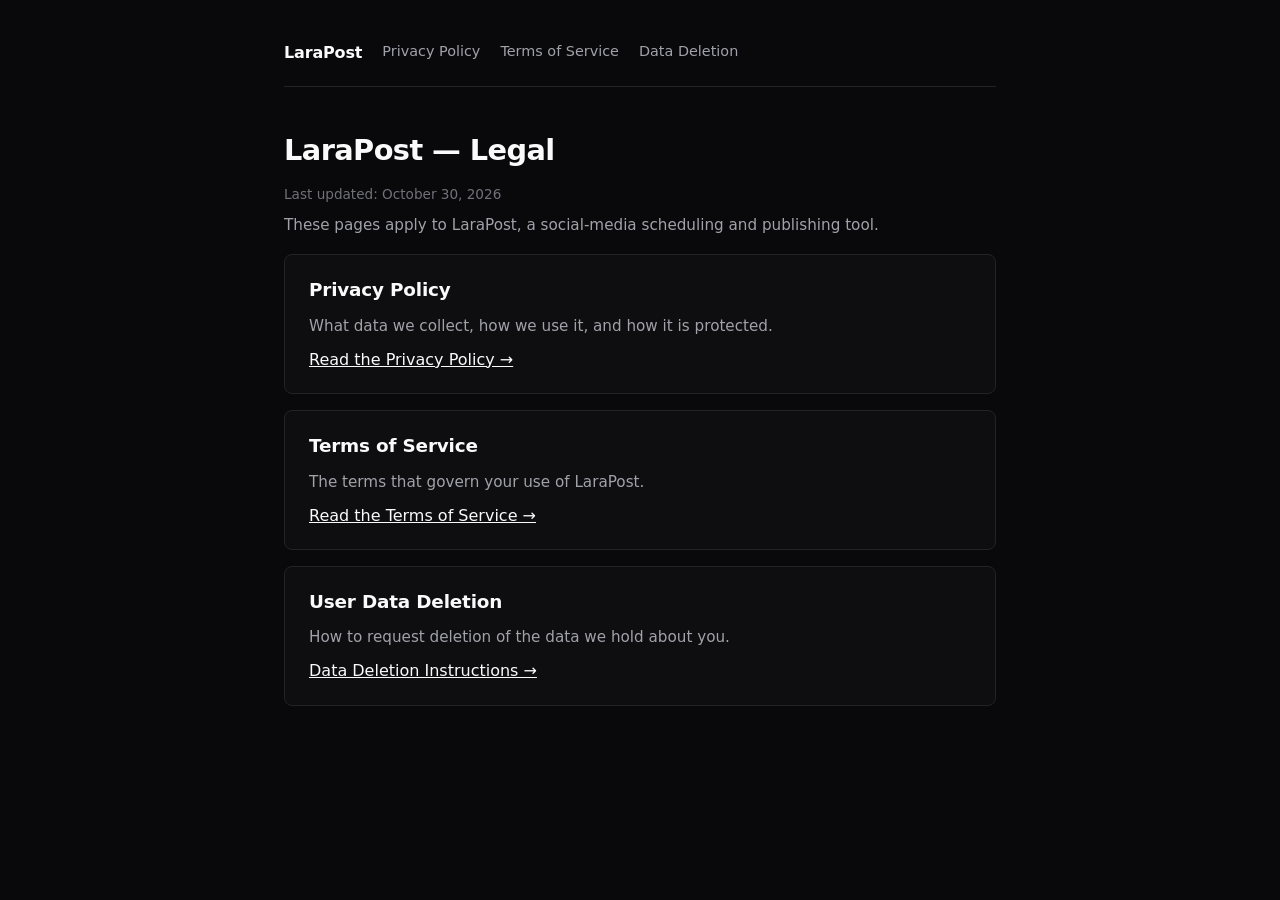
<file: index.html>
<!DOCTYPE html>
<html lang="en">
<head>
  <meta charset="UTF-8">
  <meta name="viewport" content="width=device-width, initial-scale=1.0">
  <title>LaraPost — Legal</title>
  <link rel="stylesheet" href="style.css">
</head>
<body>
  <div class="wrap">
    <nav class="nav">
      <span class="brand">LaraPost</span>
      <a href="privacy.html">Privacy Policy</a>
      <a href="terms.html">Terms of Service</a>
      <a href="data-deletion.html">Data Deletion</a>
    </nav>

    <h1>LaraPost — Legal</h1>
    <p class="meta">Last updated: October 30, 2026</p>
    <p>These pages apply to LaraPost, a social-media scheduling and publishing tool.</p>

    <div class="card">
      <h2>Privacy Policy</h2>
      <p>What data we collect, how we use it, and how it is protected.</p>
      <a href="privacy.html">Read the Privacy Policy →</a>
    </div>

    <div class="card">
      <h2>Terms of Service</h2>
      <p>The terms that govern your use of LaraPost.</p>
      <a href="terms.html">Read the Terms of Service →</a>
    </div>

    <div class="card">
      <h2>User Data Deletion</h2>
      <p>How to request deletion of the data we hold about you.</p>
      <a href="data-deletion.html">Data Deletion Instructions →</a>
    </div>
  </div>
</body>
</html>
</file>
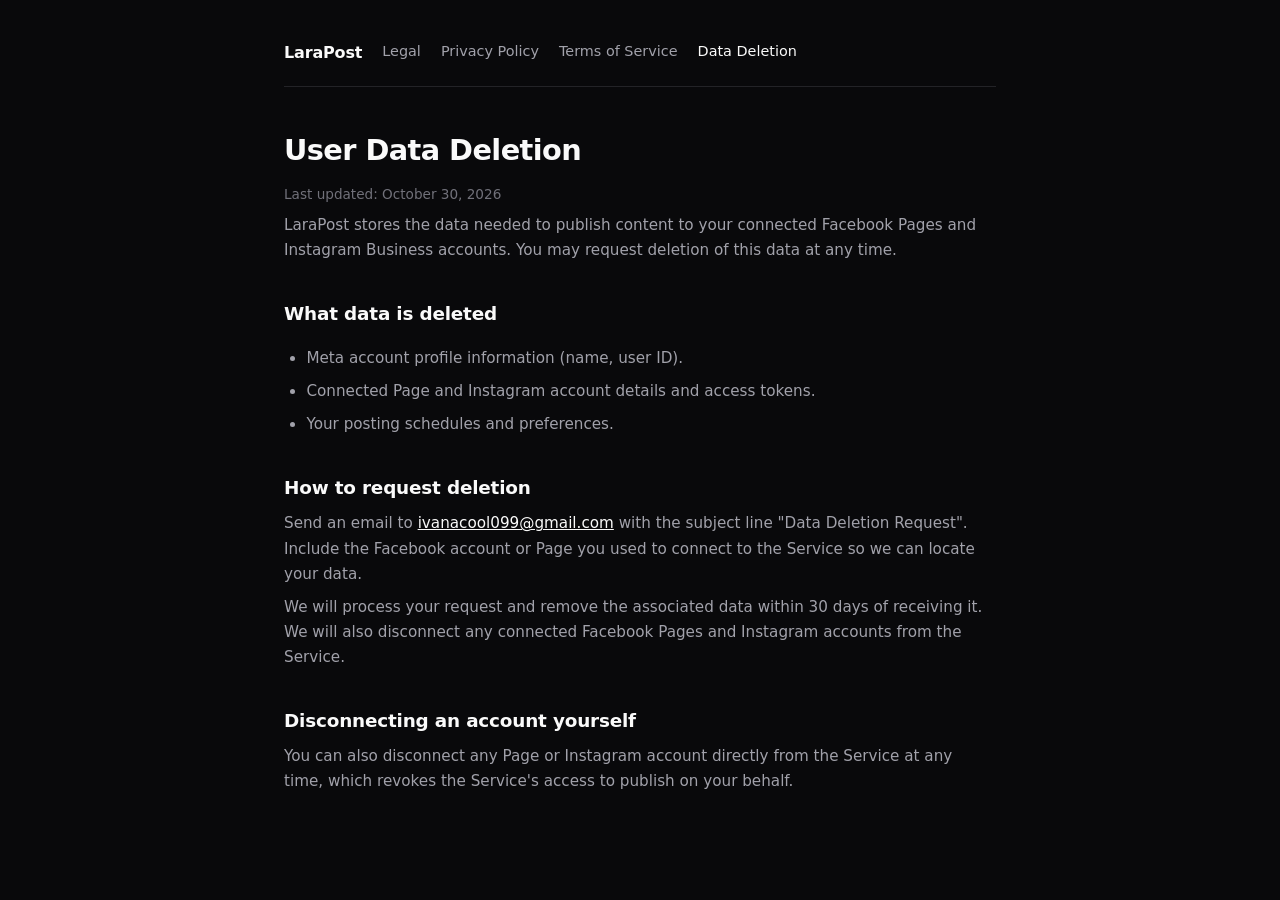
<file: data-deletion.html>
<!DOCTYPE html>
<html lang="en">
<head>
  <meta charset="UTF-8">
  <meta name="viewport" content="width=device-width, initial-scale=1.0">
  <title>User Data Deletion — LaraPost</title>
  <link rel="stylesheet" href="style.css">
</head>
<body>
  <div class="wrap">
    <nav class="nav">
      <span class="brand">LaraPost</span>
      <a href="index.html">Legal</a>
      <a href="privacy.html">Privacy Policy</a>
      <a href="terms.html">Terms of Service</a>
      <a href="data-deletion.html" class="active">Data Deletion</a>
    </nav>

    <h1>User Data Deletion</h1>
    <p class="meta">Last updated: October 30, 2026</p>

    <p>LaraPost stores the data needed to publish content to your connected Facebook Pages and Instagram Business accounts. You may request deletion of this data at any time.</p>

    <h2>What data is deleted</h2>
    <ul>
      <li>Meta account profile information (name, user ID).</li>
      <li>Connected Page and Instagram account details and access tokens.</li>
      <li>Your posting schedules and preferences.</li>
    </ul>

    <h2>How to request deletion</h2>
    <p>Send an email to <a href="mailto:ivanacool099@gmail.com">ivanacool099@gmail.com</a> with the subject line "Data Deletion Request". Include the Facebook account or Page you used to connect to the Service so we can locate your data.</p>

    <p>We will process your request and remove the associated data within 30 days of receiving it. We will also disconnect any connected Facebook Pages and Instagram accounts from the Service.</p>

    <h2>Disconnecting an account yourself</h2>
    <p>You can also disconnect any Page or Instagram account directly from the Service at any time, which revokes the Service's access to publish on your behalf.</p>
  </div>
</body>
</html>
</file>
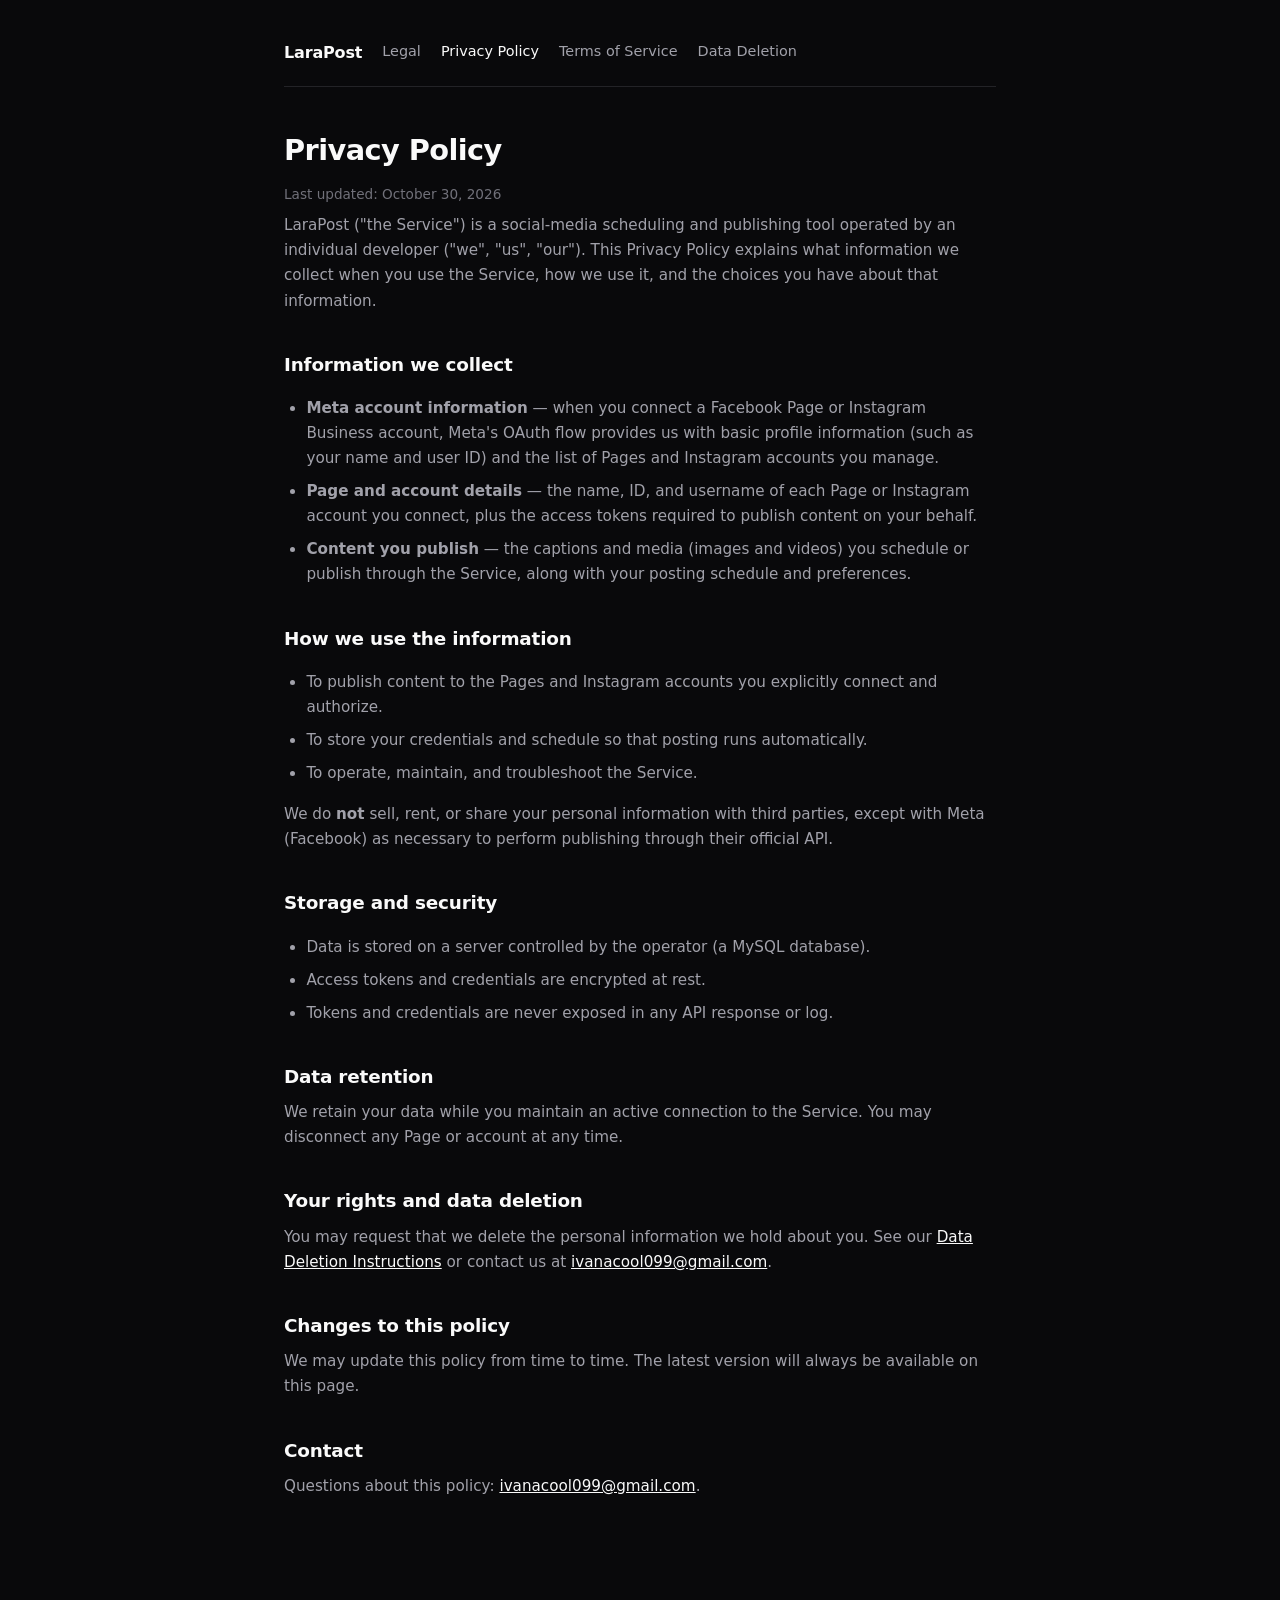
<file: privacy.html>
<!DOCTYPE html>
<html lang="en">
<head>
  <meta charset="UTF-8">
  <meta name="viewport" content="width=device-width, initial-scale=1.0">
  <title>Privacy Policy — LaraPost</title>
  <link rel="stylesheet" href="style.css">
</head>
<body>
  <div class="wrap">
    <nav class="nav">
      <span class="brand">LaraPost</span>
      <a href="index.html">Legal</a>
      <a href="privacy.html" class="active">Privacy Policy</a>
      <a href="terms.html">Terms of Service</a>
      <a href="data-deletion.html">Data Deletion</a>
    </nav>

    <h1>Privacy Policy</h1>
    <p class="meta">Last updated: October 30, 2026</p>

    <p>LaraPost ("the Service") is a social-media scheduling and publishing tool operated by an individual developer ("we", "us", "our"). This Privacy Policy explains what information we collect when you use the Service, how we use it, and the choices you have about that information.</p>

    <h2>Information we collect</h2>
    <ul>
      <li><strong>Meta account information</strong> — when you connect a Facebook Page or Instagram Business account, Meta's OAuth flow provides us with basic profile information (such as your name and user ID) and the list of Pages and Instagram accounts you manage.</li>
      <li><strong>Page and account details</strong> — the name, ID, and username of each Page or Instagram account you connect, plus the access tokens required to publish content on your behalf.</li>
      <li><strong>Content you publish</strong> — the captions and media (images and videos) you schedule or publish through the Service, along with your posting schedule and preferences.</li>
    </ul>

    <h2>How we use the information</h2>
    <ul>
      <li>To publish content to the Pages and Instagram accounts you explicitly connect and authorize.</li>
      <li>To store your credentials and schedule so that posting runs automatically.</li>
      <li>To operate, maintain, and troubleshoot the Service.</li>
    </ul>
    <p>We do <strong>not</strong> sell, rent, or share your personal information with third parties, except with Meta (Facebook) as necessary to perform publishing through their official API.</p>

    <h2>Storage and security</h2>
    <ul>
      <li>Data is stored on a server controlled by the operator (a MySQL database).</li>
      <li>Access tokens and credentials are encrypted at rest.</li>
      <li>Tokens and credentials are never exposed in any API response or log.</li>
    </ul>

    <h2>Data retention</h2>
    <p>We retain your data while you maintain an active connection to the Service. You may disconnect any Page or account at any time.</p>

    <h2>Your rights and data deletion</h2>
    <p>You may request that we delete the personal information we hold about you. See our <a href="data-deletion.html">Data Deletion Instructions</a> or contact us at <a href="mailto:ivanacool099@gmail.com">ivanacool099@gmail.com</a>.</p>

    <h2>Changes to this policy</h2>
    <p>We may update this policy from time to time. The latest version will always be available on this page.</p>

    <h2>Contact</h2>
    <p>Questions about this policy: <a href="mailto:ivanacool099@gmail.com">ivanacool099@gmail.com</a>.</p>
  </div>
</body>
</html>
</file>
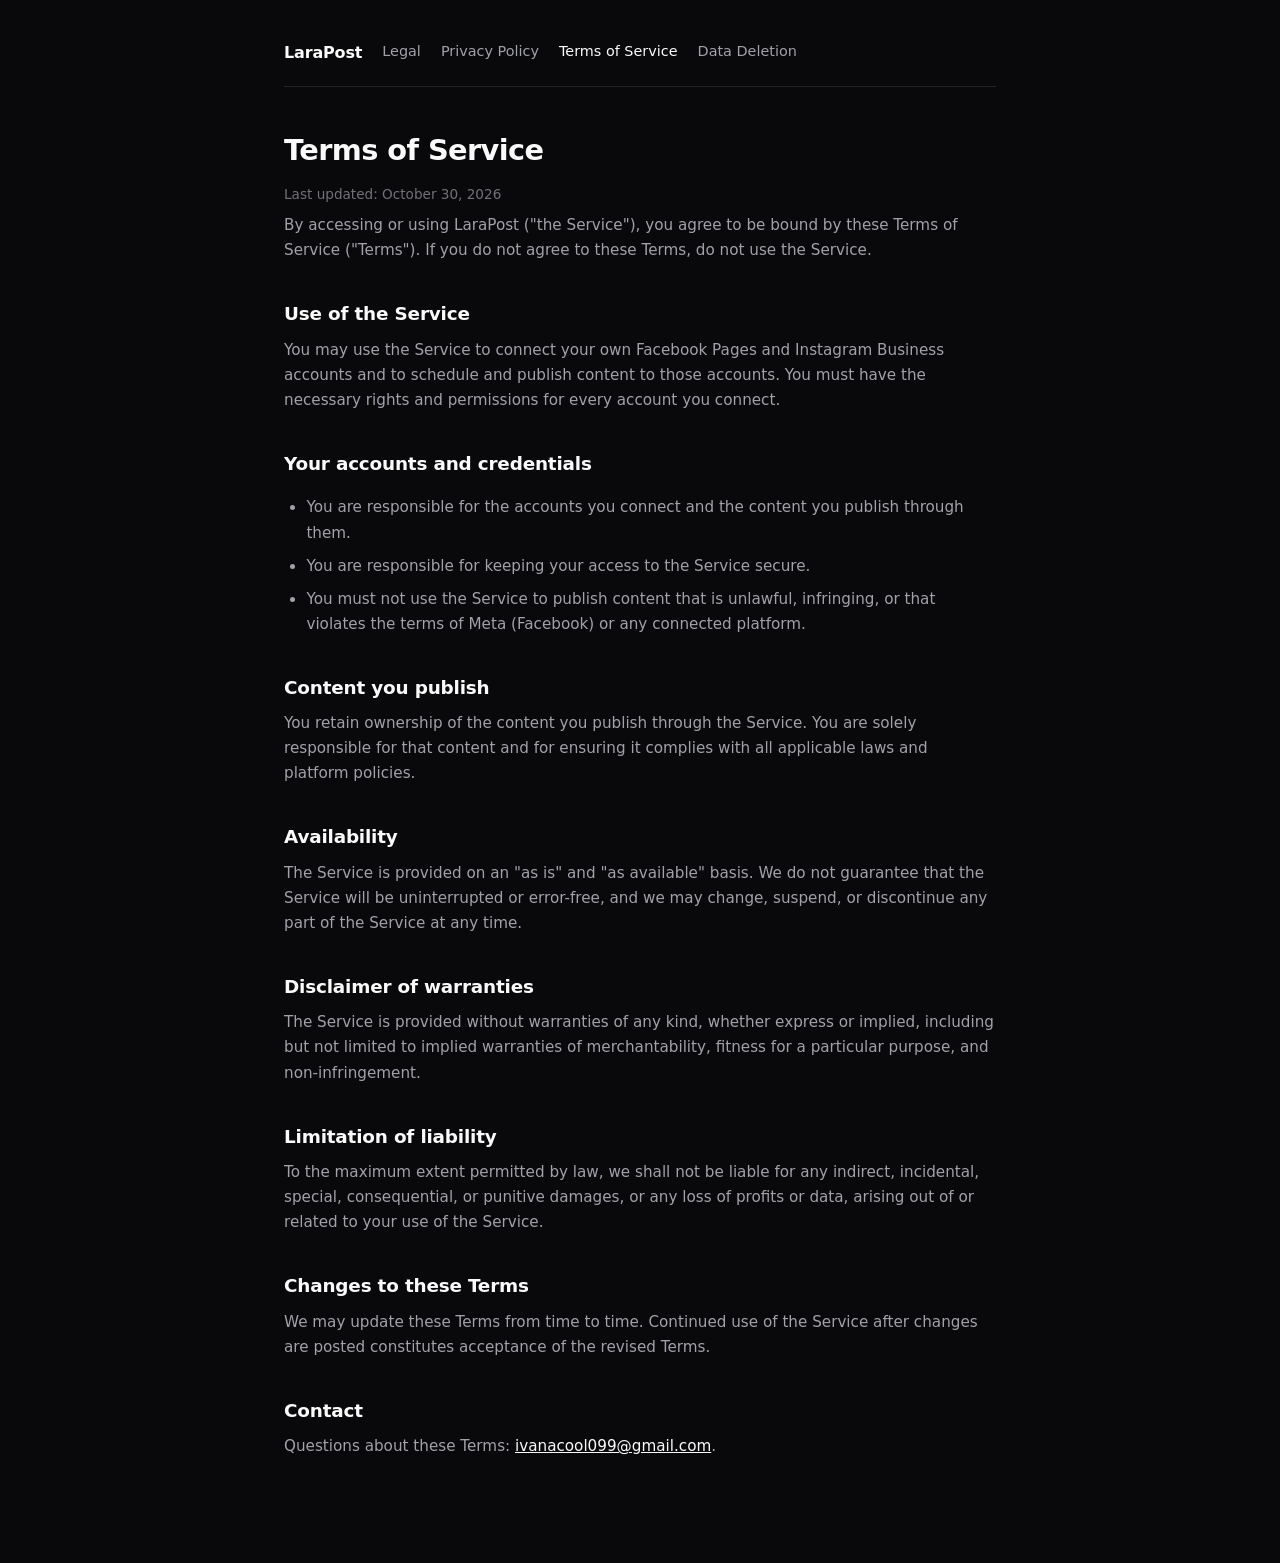
<file: terms.html>
<!DOCTYPE html>
<html lang="en">
<head>
  <meta charset="UTF-8">
  <meta name="viewport" content="width=device-width, initial-scale=1.0">
  <title>Terms of Service — LaraPost</title>
  <link rel="stylesheet" href="style.css">
</head>
<body>
  <div class="wrap">
    <nav class="nav">
      <span class="brand">LaraPost</span>
      <a href="index.html">Legal</a>
      <a href="privacy.html">Privacy Policy</a>
      <a href="terms.html" class="active">Terms of Service</a>
      <a href="data-deletion.html">Data Deletion</a>
    </nav>

    <h1>Terms of Service</h1>
    <p class="meta">Last updated: October 30, 2026</p>

    <p>By accessing or using LaraPost ("the Service"), you agree to be bound by these Terms of Service ("Terms"). If you do not agree to these Terms, do not use the Service.</p>

    <h2>Use of the Service</h2>
    <p>You may use the Service to connect your own Facebook Pages and Instagram Business accounts and to schedule and publish content to those accounts. You must have the necessary rights and permissions for every account you connect.</p>

    <h2>Your accounts and credentials</h2>
    <ul>
      <li>You are responsible for the accounts you connect and the content you publish through them.</li>
      <li>You are responsible for keeping your access to the Service secure.</li>
      <li>You must not use the Service to publish content that is unlawful, infringing, or that violates the terms of Meta (Facebook) or any connected platform.</li>
    </ul>

    <h2>Content you publish</h2>
    <p>You retain ownership of the content you publish through the Service. You are solely responsible for that content and for ensuring it complies with all applicable laws and platform policies.</p>

    <h2>Availability</h2>
    <p>The Service is provided on an "as is" and "as available" basis. We do not guarantee that the Service will be uninterrupted or error-free, and we may change, suspend, or discontinue any part of the Service at any time.</p>

    <h2>Disclaimer of warranties</h2>
    <p>The Service is provided without warranties of any kind, whether express or implied, including but not limited to implied warranties of merchantability, fitness for a particular purpose, and non-infringement.</p>

    <h2>Limitation of liability</h2>
    <p>To the maximum extent permitted by law, we shall not be liable for any indirect, incidental, special, consequential, or punitive damages, or any loss of profits or data, arising out of or related to your use of the Service.</p>

    <h2>Changes to these Terms</h2>
    <p>We may update these Terms from time to time. Continued use of the Service after changes are posted constitutes acceptance of the revised Terms.</p>

    <h2>Contact</h2>
    <p>Questions about these Terms: <a href="mailto:ivanacool099@gmail.com">ivanacool099@gmail.com</a>.</p>
  </div>
</body>
</html>
</file>
<file: style.css>
:root {
  --bg: #09090b;
  --surface: #0e0e10;
  --line: #232327;
  --fg: #fafafa;
  --muted: #a1a1aa;
  --faint: #71717a;
}

* { box-sizing: border-box; }

html { scroll-behavior: smooth; }

body {
  margin: 0;
  background: var(--bg);
  color: var(--fg);
  font-family: ui-sans-serif, system-ui, -apple-system, "Segoe UI", Roboto, sans-serif;
  line-height: 1.65;
  -webkit-font-smoothing: antialiased;
}

.wrap {
  max-width: 760px;
  margin: 0 auto;
  padding: 2.5rem 1.5rem 6rem;
}

.nav {
  display: flex;
  gap: 1.25rem;
  flex-wrap: wrap;
  padding-bottom: 1.25rem;
  border-bottom: 1px solid var(--line);
  margin-bottom: 2.5rem;
}

.nav a {
  color: var(--muted);
  text-decoration: none;
  font-size: 0.9rem;
}

.nav a:hover { color: var(--fg); }

.nav a.active { color: var(--fg); }

.brand {
  font-weight: 600;
  color: var(--fg);
  letter-spacing: -0.01em;
}

h1 {
  font-size: 1.8rem;
  font-weight: 650;
  letter-spacing: -0.02em;
  margin: 0 0 0.5rem;
}

h2 {
  font-size: 1.15rem;
  font-weight: 600;
  margin: 2.25rem 0 0.5rem;
  letter-spacing: -0.01em;
}

p, li {
  color: var(--muted);
  font-size: 0.95rem;
  margin: 0.5rem 0;
}

ul { padding-left: 1.4rem; }

a { color: var(--fg); }

code {
  background: var(--surface);
  border: 1px solid var(--line);
  border-radius: 0.25rem;
  padding: 0.1rem 0.35rem;
  font-size: 0.85rem;
  color: var(--muted);
}

.meta {
  color: var(--faint);
  font-size: 0.85rem;
  margin-top: 0.25rem;
}

.card {
  background: var(--surface);
  border: 1px solid var(--line);
  border-radius: 0.5rem;
  padding: 1.25rem 1.5rem;
  margin: 1rem 0;
}

.card h2 { margin-top: 0; }
</file>
